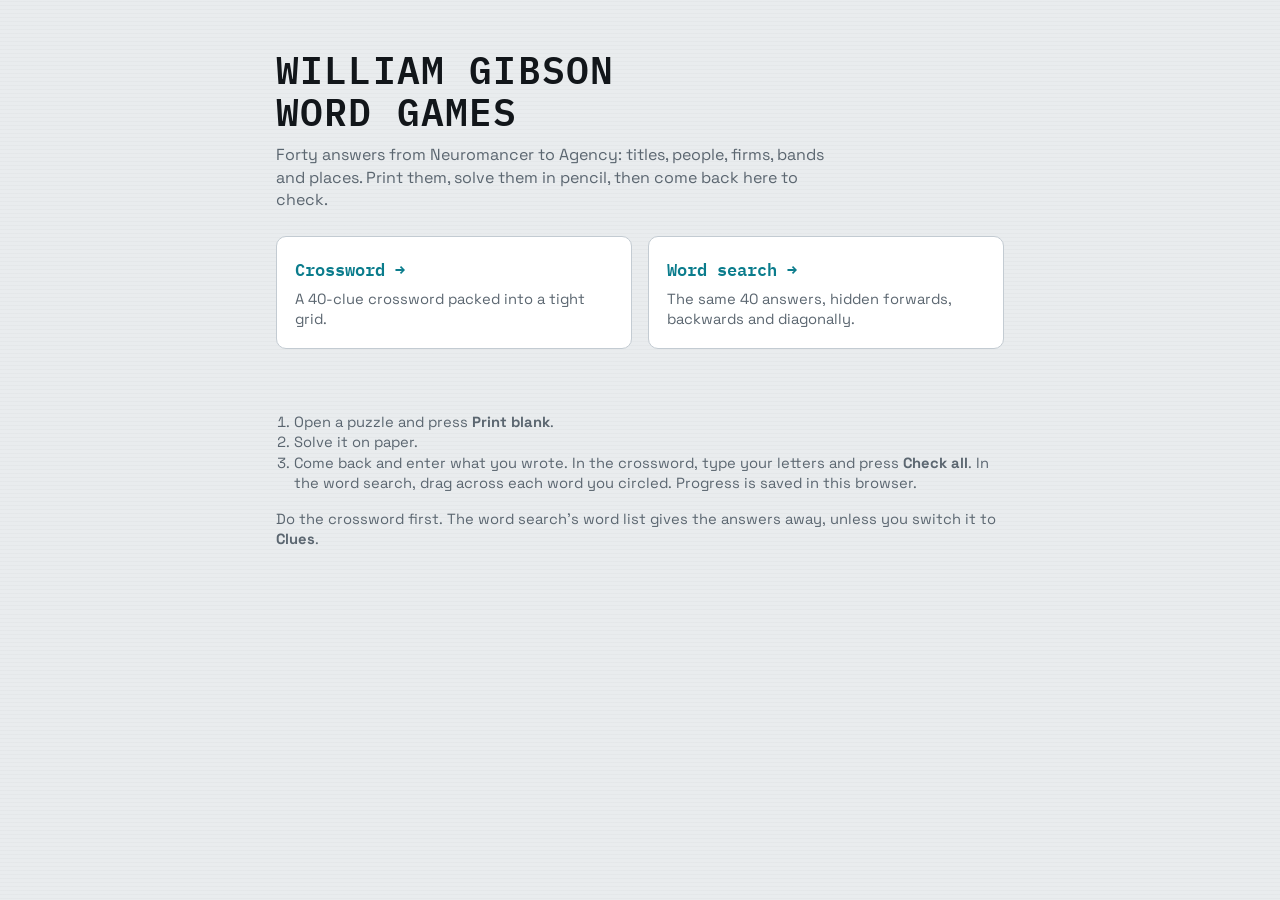
<file: index.html>
<!doctype html>
<html lang="en">
<head>
<meta charset="utf-8">
<meta name="viewport" content="width=device-width, initial-scale=1">
<title>Gibson Word Games</title>
<link rel="preconnect" href="https://fonts.googleapis.com">
<link href="https://fonts.googleapis.com/css2?family=IBM+Plex+Mono:wght@400;500;600&family=Space+Grotesk:wght@400;500;600&display=swap" rel="stylesheet">
<link rel="stylesheet" href="assets/style.css">
<style>
  .hero { max-width: 760px; margin: 0 auto; padding: 48px 16px 24px; }
  .hero h1 { font: 600 clamp(1.6rem, 5vw, 2.4rem) / 1.1 var(--mono); margin: 0 0 12px; letter-spacing: .03em; }
  .hero p { color: var(--muted); margin: 0; max-width: 56ch; }
  .cards { display: grid; grid-template-columns: repeat(auto-fit, minmax(240px, 1fr)); gap: 16px; max-width: 760px; margin: 0 auto; padding: 0 16px 48px; }
  .card { display: block; text-decoration: none; color: var(--ink); background: var(--surface); border: 1px solid var(--line); border-radius: 10px; padding: 18px; }
  .card:hover { border-color: var(--accent); }
  .card h2 { font: 600 1.05rem var(--mono); margin: 0 0 6px; color: var(--accent); }
  .card p { margin: 0; font-size: .92rem; color: var(--muted); }
  .how { max-width: 760px; margin: 0 auto; padding: 0 16px 48px; font-size: .92rem; color: var(--muted); }
  .how ol { padding-left: 1.2em; }
</style>
</head>
<body>
<section class="hero">
  <h1>WILLIAM GIBSON<br>WORD GAMES</h1>
  <p>Forty answers from Neuromancer to Agency: titles, people, firms, bands and places. Print them, solve them in pencil, then come back here to check.</p>
</section>
<section class="cards">
  <a class="card" href="crossword.html"><h2>Crossword →</h2><p>A 40-clue crossword packed into a tight grid.</p></a>
  <a class="card" href="wordsearch.html"><h2>Word search →</h2><p>The same 40 answers, hidden forwards, backwards and diagonally.</p></a>
</section>
<section class="how">
  <ol>
    <li>Open a puzzle and press <b>Print blank</b>.</li>
    <li>Solve it on paper.</li>
    <li>Come back and enter what you wrote. In the crossword, type your letters and press <b>Check all</b>. In the word search, drag across each word you circled. Progress is saved in this browser.</li>
  </ol>
  <p>Do the crossword first. The word search's word list gives the answers away, unless you switch it to <b>Clues</b>.</p>
</section>
</body>
</html>
</file>
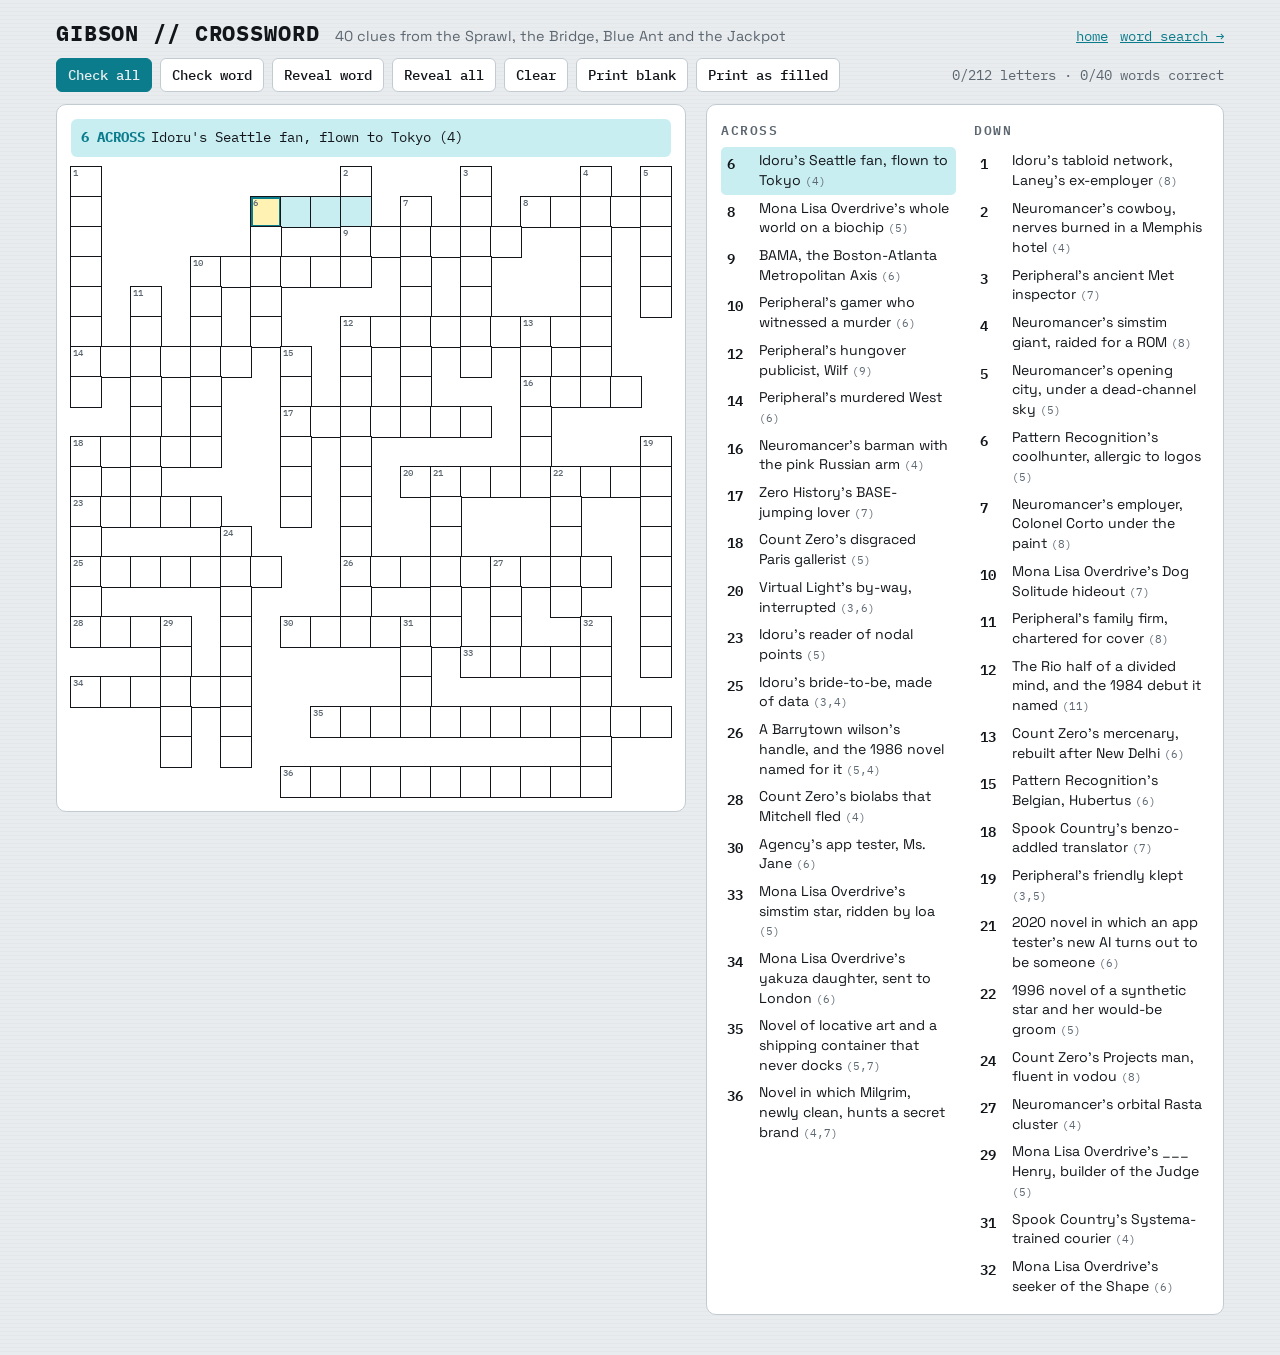
<file: crossword.html>
<!doctype html>
<html lang="en">
<head>
<meta charset="utf-8">
<meta name="viewport" content="width=device-width, initial-scale=1">
<title>Gibson Crossword</title>
<link rel="preconnect" href="https://fonts.googleapis.com">
<link href="https://fonts.googleapis.com/css2?family=IBM+Plex+Mono:wght@400;500;600&family=Space+Grotesk:wght@400;500;600&display=swap" rel="stylesheet">
<link rel="stylesheet" href="assets/style.css">
<style>
  .board { display: flex; flex-direction: column; gap: 10px; }
  .current-clue {
    font-family: var(--mono); font-size: .9rem; min-height: 2.6em;
    background: var(--accent-soft); border-radius: 6px; padding: 8px 10px;
  }
  .current-clue b { color: var(--accent); margin-right: 6px; }
  .grid {
    --cell: 30px;
    display: grid; width: max-content; max-width: 100%;
    grid-template-columns: repeat(var(--cols), var(--cell));
    grid-auto-rows: var(--cell);
    user-select: none;
  }
  .cell { position: relative; }
  .cell.letter {
    background: var(--surface);
    outline: 1px solid var(--ink); outline-offset: -0.5px;
  }
  .cell .num {
    position: absolute; top: 1px; left: 2px; z-index: 1; pointer-events: none;
    font: 500 calc(var(--cell) * .3) / 1 var(--mono); color: var(--muted);
  }
  .cell input {
    width: 100%; height: 100%; border: 0; margin: 0; padding: calc(var(--cell) * .14) 0 0;
    background: transparent; color: var(--ink); caret-color: transparent;
    text-align: center; text-transform: uppercase;
    font: 600 calc(var(--cell) * .58) / 1 var(--mono);
    border-radius: 0; outline: none; cursor: pointer;
  }
  .cell.in-word { background: var(--accent-soft); }
  .cell.active { background: var(--hilite); }
  .cell.active input { box-shadow: inset 0 0 0 2px var(--accent); }
  .cell.wrong input { color: var(--wrong); }
  .cell.wrong::after {
    content: ''; position: absolute; inset: 0; pointer-events: none;
    background: linear-gradient(to top right, transparent calc(50% - 1px), var(--wrong) 50%, transparent calc(50% + 1px));
    opacity: .55;
  }
  .cell.revealed input { color: var(--accent); }

  .clues { display: grid; grid-template-columns: 1fr 1fr; gap: 18px; }
  @media (max-width: 560px) { .clues { grid-template-columns: 1fr; } }
  .clues h2 { font: 600 .8rem var(--mono); letter-spacing: .12em; text-transform: uppercase; color: var(--muted); margin: 0 0 6px; }
  .clues ol { list-style: none; margin: 0; padding: 0; }
  .clues li {
    display: grid; grid-template-columns: 2.1em 1fr; gap: 2px;
    font-size: .88rem; padding: 4px 6px; border-radius: 5px; cursor: pointer;
  }
  .clues li .n { font: 600 .85rem var(--mono); }
  .clues li .enum { color: var(--muted); font-family: var(--mono); font-size: .8em; white-space: nowrap; }
  .clues li:hover { background: var(--bg); }
  .clues li.active { background: var(--accent-soft); }
  .clues li.solved .t { color: var(--muted); text-decoration: line-through; text-decoration-color: var(--ok); }

  body.blank .cell input { color: transparent !important; }
  body.blank .cell.wrong::after { display: none; }

  @media print {
    .grid { --cell: 0.33in !important; margin: 4px auto 0; }
    .cell.in-word, .cell.active { background: #fff; }
    .cell.active input { box-shadow: none; }
    .cell .num { color: #000; font-size: 6.5pt; }
    .cell.letter { outline-color: #000; }
    .clue-sheet { break-before: page; }
    .clues { gap: 20px; }
    .clues li { font-size: 9.5pt; padding: 1.5pt 0; cursor: default; }
    .clues li.solved .t { text-decoration: none; color: #000; }
    .clues li.active { background: none; }
    .print-title { font: 600 11pt var(--mono); margin: 0 0 8pt; }
  }
</style>
</head>
<body>
<header class="top">
  <h1>GIBSON // CROSSWORD</h1>
  <span class="sub">40 clues from the Sprawl, the Bridge, Blue Ant and the Jackpot</span>
  <nav class="no-print"><a href="index.html">home</a><a href="wordsearch.html">word search →</a></nav>
</header>

<div class="toolbar no-print">
  <button id="check" class="primary" title="Mark every wrong letter">Check all</button>
  <button id="check-word">Check word</button>
  <button id="reveal-word">Reveal word</button>
  <button id="reveal-all">Reveal all</button>
  <button id="clear">Clear</button>
  <button id="print-blank" title="Print an empty grid and the clues">Print blank</button>
  <button id="print">Print as filled</button>
  <span class="status" id="status"></span>
</div>

<main class="layout">
  <section class="panel board">
    <div class="current-clue no-print" id="current-clue"></div>
    <div class="grid" id="grid"></div>
  </section>
  <section class="panel clue-sheet">
    <p class="print-title print-only">GIBSON // CROSSWORD: clues</p>
    <div class="clues">
      <div><h2>Across</h2><ol id="across"></ol></div>
      <div><h2>Down</h2><ol id="down"></ol></div>
    </div>
  </section>
</main>

<script src="assets/puzzle-data.js"></script>
<script>
(() => {
  const P = window.PUZZLE.crossword;
  const STORE = 'gibson-crossword-' + window.PUZZLE.seed;
  const gridEl = document.getElementById('grid');
  const statusEl = document.getElementById('status');
  const curClueEl = document.getElementById('current-clue');

  // ---- model
  const words = [];
  for (const dir of ['across', 'down']) {
    for (const c of P.clues[dir]) {
      const cells = [];
      for (let i = 0; i < c.answer.length; i++) {
        cells.push(dir === 'across' ? [c.row, c.col + i] : [c.row + i, c.col]);
      }
      words.push({ ...c, dir, cells, id: dir + c.number });
    }
  }
  const cellAt = []; // cellAt[r][c] = { solution, input, el, across, down }
  for (let r = 0; r < P.rows; r++) cellAt.push([]);

  gridEl.style.setProperty('--cols', P.cols);
  const numbers = {};
  for (const w of words) numbers[w.row + ',' + w.col] = w.number;

  for (let r = 0; r < P.rows; r++) {
    for (let c = 0; c < P.cols; c++) {
      const ch = P.grid[r][c];
      const el = document.createElement('div');
      el.className = 'cell';
      if (ch !== '.') {
        el.classList.add('letter');
        const n = numbers[r + ',' + c];
        if (n) { const s = document.createElement('span'); s.className = 'num'; s.textContent = n; el.appendChild(s); }
        const input = document.createElement('input');
        input.maxLength = 1; input.autocomplete = 'off'; input.spellcheck = false;
        input.setAttribute('autocapitalize', 'characters');
        input.setAttribute('aria-label', `row ${r + 1} column ${c + 1}`);
        el.appendChild(input);
        cellAt[r][c] = { solution: ch, input, el };
        input.addEventListener('mousedown', (e) => { e.preventDefault(); onCellClick(r, c); });
        input.addEventListener('focus', () => { if (!cur || cur.r !== r || cur.c !== c) select(r, c, dir); });
        input.addEventListener('keydown', (e) => onKey(e, r, c));
        input.addEventListener('input', () => onInput(r, c));
      }
      gridEl.appendChild(el);
    }
  }
  for (const w of words) for (const [r, c] of w.cells) cellAt[r][c][w.dir] = w;

  // ---- clue lists
  for (const w of words) {
    const li = document.createElement('li');
    li.innerHTML = `<span class="n">${w.number}</span><span class="t"></span>`;
    li.querySelector('.t').append(w.clue + ' ');
    const en = document.createElement('span'); en.className = 'enum'; en.textContent = `(${w.enumeration})`;
    li.querySelector('.t').appendChild(en);
    li.addEventListener('click', () => { dir = w.dir; select(w.row, w.col, w.dir); });
    document.getElementById(w.dir).appendChild(li);
    w.li = li;
  }

  // ---- sizing
  function fit() {
    const avail = gridEl.parentElement.clientWidth - 28;
    const size = Math.max(16, Math.min(32, Math.floor(avail / P.cols)));
    gridEl.style.setProperty('--cell', size + 'px');
  }
  window.addEventListener('resize', fit);

  // ---- selection
  let cur = null, dir = 'across';
  function wordFor(r, c, d) { return cellAt[r][c][d] || cellAt[r][c][d === 'across' ? 'down' : 'across']; }
  function select(r, c, d) {
    const cell = cellAt[r] && cellAt[r][c];
    if (!cell) return;
    if (!cell[d]) d = d === 'across' ? 'down' : 'across';
    dir = d; cur = { r, c };
    document.querySelectorAll('.cell.active, .cell.in-word').forEach((e) => e.classList.remove('active', 'in-word'));
    document.querySelectorAll('.clues li.active').forEach((e) => e.classList.remove('active'));
    const w = cell[dir];
    for (const [rr, cc] of w.cells) cellAt[rr][cc].el.classList.add('in-word');
    cell.el.classList.add('active');
    w.li.classList.add('active');
    curClueEl.innerHTML = '';
    const b = document.createElement('b'); b.textContent = w.number + ' ' + w.dir.toUpperCase();
    curClueEl.append(b, `${w.clue} (${w.enumeration})`);
    if (document.activeElement !== cell.input) cell.input.focus({ preventScroll: true });
  }
  function onCellClick(r, c) {
    const cell = cellAt[r][c];
    if (cur && cur.r === r && cur.c === c && cell.across && cell.down) dir = dir === 'across' ? 'down' : 'across';
    select(r, c, dir);
  }
  function step(r, c, delta) {
    const w = wordFor(r, c, dir);
    const i = w.cells.findIndex(([rr, cc]) => rr === r && cc === c) + delta;
    if (i >= 0 && i < w.cells.length) select(w.cells[i][0], w.cells[i][1], dir);
  }
  function move(r, c, dr, dc) {
    for (let k = 1; k < Math.max(P.rows, P.cols); k++) {
      const rr = r + dr * k, cc = c + dc * k;
      if (rr < 0 || cc < 0 || rr >= P.rows || cc >= P.cols) return;
      if (cellAt[rr][cc]) return select(rr, cc, dr ? 'down' : 'across');
    }
  }
  function nextWord(back) {
    const w = wordFor(cur.r, cur.c, dir);
    const i = (words.indexOf(w) + (back ? -1 : 1) + words.length) % words.length;
    const n = words[i];
    const empty = n.cells.find(([r, c]) => !cellAt[r][c].input.value) || n.cells[0];
    select(empty[0], empty[1], n.dir);
  }

  // ---- input
  function setLetter(r, c, ch) {
    const cell = cellAt[r][c];
    cell.input.value = ch;
    cell.el.classList.remove('wrong', 'revealed');
  }
  function onInput(r, c) {
    const v = cellAt[r][c].input.value.toUpperCase().replace(/[^A-Z]/g, '');
    setLetter(r, c, v.slice(-1));
    if (v) step(r, c, 1);
    changed();
  }
  function onKey(e, r, c) {
    const k = e.key;
    if (/^[a-zA-Z]$/.test(k) && !e.ctrlKey && !e.metaKey && !e.altKey) {
      e.preventDefault(); setLetter(r, c, k.toUpperCase()); step(r, c, 1); changed();
    } else if (k === 'Backspace') {
      e.preventDefault();
      if (cellAt[r][c].input.value) setLetter(r, c, '');
      else { step(r, c, -1); setLetter(cur.r, cur.c, ''); }
      changed();
    } else if (k === 'Delete') { e.preventDefault(); setLetter(r, c, ''); changed(); }
    else if (k === 'ArrowRight') { e.preventDefault(); dir === 'across' || !cellAt[r][c].across ? move(r, c, 0, 1) : select(r, c, 'across'); }
    else if (k === 'ArrowLeft') { e.preventDefault(); dir === 'across' || !cellAt[r][c].across ? move(r, c, 0, -1) : select(r, c, 'across'); }
    else if (k === 'ArrowDown') { e.preventDefault(); dir === 'down' || !cellAt[r][c].down ? move(r, c, 1, 0) : select(r, c, 'down'); }
    else if (k === 'ArrowUp') { e.preventDefault(); dir === 'down' || !cellAt[r][c].down ? move(r, c, -1, 0) : select(r, c, 'down'); }
    else if (k === 'Tab' || k === 'Enter') { e.preventDefault(); nextWord(e.shiftKey); }
    else if (k === ' ') { e.preventDefault(); onCellClick(r, c); }
  }

  // ---- check / reveal
  function eachCell(fn) { for (const row of cellAt) for (const cell of row) if (cell) fn(cell); }
  function checkCells(cells) {
    let wrong = 0;
    for (const cell of cells) {
      const bad = cell.input.value && cell.input.value !== cell.solution;
      cell.el.classList.toggle('wrong', !!bad);
      if (bad) wrong++;
    }
    return wrong;
  }
  function revealCells(cells) {
    for (const cell of cells) {
      if (cell.input.value !== cell.solution) { cell.input.value = cell.solution; cell.el.classList.add('revealed'); }
      cell.el.classList.remove('wrong');
    }
    changed();
  }
  const curWordCells = () => cur ? wordFor(cur.r, cur.c, dir).cells.map(([r, c]) => cellAt[r][c]) : [];

  document.getElementById('check').onclick = () => {
    const all = []; eachCell((c) => all.push(c));
    const wrong = checkCells(all);
    flash(wrong ? `${wrong} wrong letter${wrong > 1 ? 's' : ''} marked` : 'No wrong letters so far');
  };
  document.getElementById('check-word').onclick = () => {
    const wrong = checkCells(curWordCells());
    flash(wrong ? `${wrong} wrong in this word` : 'Looks right so far');
  };
  document.getElementById('reveal-word').onclick = () => revealCells(curWordCells());
  document.getElementById('reveal-all').onclick = () => {
    if (!confirm('Reveal the whole grid?')) return;
    const all = []; eachCell((c) => all.push(c)); revealCells(all);
  };
  document.getElementById('clear').onclick = () => {
    if (!confirm('Clear every letter?')) return;
    eachCell((c) => { c.input.value = ''; c.el.classList.remove('wrong', 'revealed'); });
    changed();
  };
  document.getElementById('print').onclick = () => window.print();
  document.getElementById('print-blank').onclick = () => {
    document.body.classList.add('blank');
    window.print();
    document.body.classList.remove('blank');
  };

  // ---- progress + persistence
  let flashTimer;
  function flash(msg) {
    statusEl.textContent = msg; statusEl.classList.remove('done');
    clearTimeout(flashTimer); flashTimer = setTimeout(updateStatus, 2500);
  }
  function updateStatus() {
    let solved = 0;
    for (const w of words) {
      const ok = w.cells.every(([r, c]) => cellAt[r][c].input.value === cellAt[r][c].solution);
      w.li.classList.toggle('solved', ok);
      if (ok) solved++;
    }
    let filled = 0, total = 0;
    eachCell((c) => { total++; if (c.input.value) filled++; });
    const done = solved === words.length;
    statusEl.classList.toggle('done', done);
    statusEl.textContent = done ? 'Jacked in. All 40 correct.' : `${filled}/${total} letters · ${solved}/${words.length} words correct`;
  }
  function changed() {
    const state = { letters: [], revealed: [] };
    eachCell((c) => { state.letters.push(c.input.value || ' '); state.revealed.push(c.el.classList.contains('revealed') ? 1 : 0); });
    try { localStorage.setItem(STORE, JSON.stringify({ letters: state.letters.join(''), revealed: state.revealed.join('') })); } catch (e) {}
    clearTimeout(flashTimer);
    updateStatus();
  }
  function load() {
    let s = null;
    try { s = JSON.parse(localStorage.getItem(STORE)); } catch (e) {}
    if (!s || !s.letters) return;
    let i = 0;
    eachCell((c) => {
      const ch = s.letters[i] || ' ';
      c.input.value = ch.trim();
      if (s.revealed && s.revealed[i] === '1') c.el.classList.add('revealed');
      i++;
    });
  }

  load();
  fit();
  updateStatus();
  const first = words.find((w) => w.dir === 'across');
  select(first.row, first.col, 'across');
})();
</script>
</body>
</html>
</file>
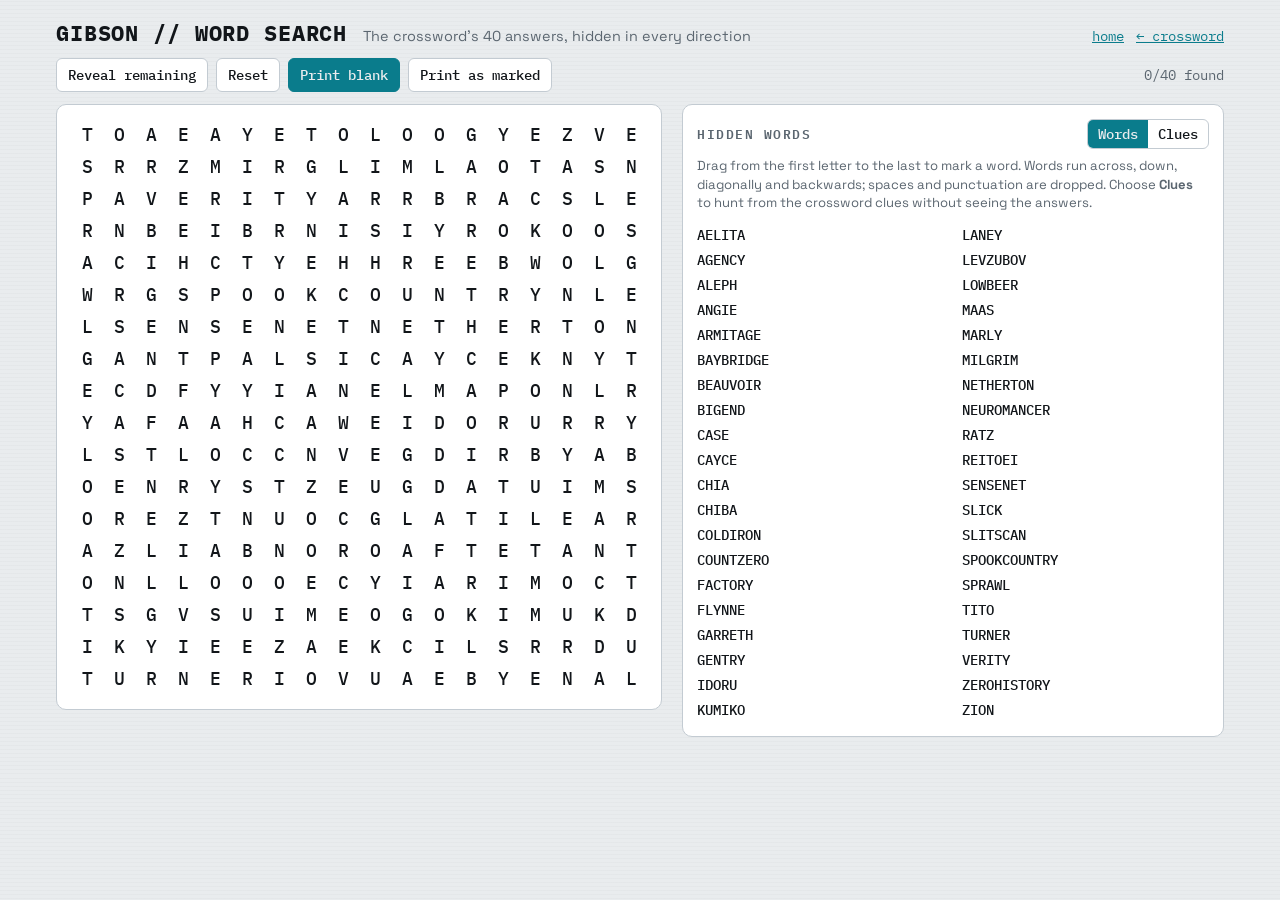
<file: wordsearch.html>
<!doctype html>
<html lang="en">
<head>
<meta charset="utf-8">
<meta name="viewport" content="width=device-width, initial-scale=1">
<title>Gibson Word Search</title>
<link rel="preconnect" href="https://fonts.googleapis.com">
<link href="https://fonts.googleapis.com/css2?family=IBM+Plex+Mono:wght@400;500;600&family=Space+Grotesk:wght@400;500;600&display=swap" rel="stylesheet">
<link rel="stylesheet" href="assets/style.css">
<style>
  .wrap { position: relative; width: max-content; max-width: 100%; margin: 0 auto; touch-action: none; }
  .ws {
    --cell: 32px;
    display: grid; grid-template-columns: repeat(var(--n), var(--cell)); grid-auto-rows: var(--cell);
    user-select: none; -webkit-user-select: none; cursor: crosshair;
  }
  .ws span {
    display: grid; place-items: center;
    font: 500 calc(var(--cell) * .56) / 1 var(--mono);
  }
  svg.marks { position: absolute; inset: 0; width: 100%; height: 100%; pointer-events: none; overflow: visible; }
  svg.marks line { stroke-linecap: round; stroke-width: .72; fill: none; }
  svg.marks .found { stroke: var(--accent); opacity: .3; }
  svg.marks .revealed { stroke: var(--wrong); opacity: .22; }
  svg.marks .drag { stroke: var(--ink); opacity: .16; }
  svg.marks .miss { stroke: var(--wrong); opacity: .35; }

  .list-head { display: flex; align-items: center; justify-content: space-between; gap: 10px; margin-bottom: 8px; }
  .list-head h2 { font: 600 .8rem var(--mono); letter-spacing: .12em; text-transform: uppercase; color: var(--muted); margin: 0; }
  .seg { display: inline-flex; padding: 0; overflow: hidden; }
  .seg button { border: 0; border-radius: 0; padding: 5px 10px; background: transparent; }
  .seg button.on { background: var(--accent); color: var(--bg); }
  .note { color: var(--muted); font-size: .82rem; margin: 0 0 10px; }

  ul.words { list-style: none; margin: 0; padding: 0; columns: 2; column-gap: 18px; }
  ul.words li { break-inside: avoid; font: 500 .9rem var(--mono); padding: 3px 0; }
  ul.words li.found { color: var(--muted); text-decoration: line-through; text-decoration-color: var(--accent); text-decoration-thickness: 2px; }
  ul.words.clues { columns: 1; }
  ul.words.clues li { font: .88rem var(--sans); display: grid; grid-template-columns: 1fr auto; gap: 8px; border-bottom: 1px dashed var(--line); padding: 5px 0; }
  ul.words.clues li .ans { font: 600 .82rem var(--mono); color: var(--accent); }
  ul.words.clues li .enum { color: var(--muted); font: .78rem var(--mono); }
  ul.words.clues li.found { text-decoration: none; }
  ul.words.clues li.found .q { text-decoration: line-through; text-decoration-color: var(--accent); }

  body.blank svg.marks { display: none; }
  body.blank ul.words li.found, body.blank ul.words li.found .q { text-decoration: none; color: inherit; }
  body.blank ul.words.clues li .ans { display: none; }

  @media print {
    .ws { --cell: 0.36in !important; }
    .ws span { font-size: 13pt; }
    .wrap { margin: 6pt auto 12pt; }
    ul.words { columns: 4; font-size: 9.5pt; }
    ul.words.clues { columns: 2; column-gap: 18pt; }
    ul.words.clues li { font-size: 8.5pt; padding: 2pt 0; }
    ul.words li { padding: 1pt 0; }
    .list-head h2 { color: #000; }
  }
</style>
</head>
<body>
<header class="top">
  <h1>GIBSON // WORD SEARCH</h1>
  <span class="sub">The crossword's 40 answers, hidden in every direction</span>
  <nav class="no-print"><a href="index.html">home</a><a href="crossword.html">← crossword</a></nav>
</header>

<div class="toolbar no-print">
  <button id="reveal">Reveal remaining</button>
  <button id="reset">Reset</button>
  <button id="print-blank" class="primary" title="Print the grid with no marks">Print blank</button>
  <button id="print">Print as marked</button>
  <span class="status" id="status"></span>
</div>

<main class="layout">
  <section class="panel">
    <div class="wrap" id="wrap">
      <div class="ws" id="ws"></div>
      <svg class="marks" id="marks"></svg>
    </div>
  </section>
  <section class="panel">
    <div class="list-head">
      <h2 id="list-title">Hidden words</h2>
      <div class="seg no-print" role="group" aria-label="List shows">
        <button data-mode="words" class="on">Words</button><button data-mode="clues">Clues</button>
      </div>
    </div>
    <p class="note no-print">Drag from the first letter to the last to mark a word. Words run across, down, diagonally and backwards; spaces and punctuation are dropped. Choose <b>Clues</b> to hunt from the crossword clues without seeing the answers.</p>
    <ul class="words" id="words"></ul>
  </section>
</main>

<script src="assets/puzzle-data.js"></script>
<script>
(() => {
  const W = window.PUZZLE.wordsearch;
  const C = window.PUZZLE.crossword;
  const STORE = 'gibson-wordsearch-' + window.PUZZLE.seed;
  const N = W.size;
  const SVGNS = 'http://www.w3.org/2000/svg';
  const wsEl = document.getElementById('ws');
  const marks = document.getElementById('marks');
  const listEl = document.getElementById('words');
  const statusEl = document.getElementById('status');

  const meta = {};
  for (const c of [...C.clues.across, ...C.clues.down]) meta[c.answer] = c;
  const placements = W.placements.map((p) => ({
    ...p, endRow: p.row + p.dr * (p.word.length - 1), endCol: p.col + p.dc * (p.word.length - 1),
  }));

  let found = new Set();
  let revealed = false;
  let mode = 'words';
  try {
    const s = JSON.parse(localStorage.getItem(STORE));
    if (s) { found = new Set(s.found || []); revealed = !!s.revealed; mode = s.mode || 'words'; }
  } catch (e) {}
  const save = () => { try { localStorage.setItem(STORE, JSON.stringify({ found: [...found], revealed, mode })); } catch (e) {} };

  // ---- grid
  wsEl.style.setProperty('--n', N);
  marks.setAttribute('viewBox', `0 0 ${N} ${N}`);
  marks.setAttribute('preserveAspectRatio', 'none');
  for (let r = 0; r < N; r++) for (let c = 0; c < N; c++) {
    const s = document.createElement('span');
    s.textContent = W.grid[r][c];
    s.dataset.r = r; s.dataset.c = c;
    wsEl.appendChild(s);
  }
  function fit() {
    const avail = wsEl.closest('.panel').clientWidth - 28;
    wsEl.style.setProperty('--cell', Math.max(17, Math.min(34, Math.floor(avail / N))) + 'px');
  }
  window.addEventListener('resize', fit);

  function line(r1, c1, r2, c2, cls) {
    const l = document.createElementNS(SVGNS, 'line');
    l.setAttribute('x1', c1 + .5); l.setAttribute('y1', r1 + .5);
    l.setAttribute('x2', c2 + .5); l.setAttribute('y2', r2 + .5);
    l.setAttribute('class', cls);
    marks.appendChild(l);
    return l;
  }
  function drawMarks() {
    marks.innerHTML = '';
    for (const p of placements) {
      if (found.has(p.word)) line(p.row, p.col, p.endRow, p.endCol, 'found');
      else if (revealed) line(p.row, p.col, p.endRow, p.endCol, 'revealed');
    }
  }

  // ---- list
  function renderList() {
    listEl.innerHTML = '';
    listEl.classList.toggle('clues', mode === 'clues');
    document.getElementById('list-title').textContent = mode === 'clues' ? 'Find the answers to' : 'Hidden words';
    document.querySelectorAll('.seg button').forEach((b) => b.classList.toggle('on', b.dataset.mode === mode));
    const items = placements.map((p) => meta[p.word]);
    if (mode === 'words') items.sort((a, b) => a.answer.localeCompare(b.answer));
    else items.sort((a, b) => a.clue.localeCompare(b.clue));
    for (const m of items) {
      const li = document.createElement('li');
      li.classList.toggle('found', found.has(m.answer));
      if (mode === 'words') li.textContent = m.answer;
      else {
        const q = document.createElement('span'); q.className = 'q';
        q.append(m.clue + ' ');
        const en = document.createElement('span'); en.className = 'enum'; en.textContent = `(${m.enumeration})`;
        q.appendChild(en);
        const a = document.createElement('span'); a.className = 'ans';
        a.textContent = found.has(m.answer) ? m.answer : '';
        li.append(q, a);
      }
      listEl.appendChild(li);
    }
    const done = found.size === placements.length;
    statusEl.classList.toggle('done', done);
    statusEl.textContent = done ? 'All 40 found. The matrix is yours.' : `${found.size}/${placements.length} found`;
  }
  document.querySelectorAll('.seg button').forEach((b) => b.onclick = () => { mode = b.dataset.mode; save(); renderList(); });

  // ---- dragging
  let start = null, dragLine = null;
  function cellFromPoint(x, y) {
    const rect = wsEl.getBoundingClientRect();
    const size = rect.width / N;
    const c = Math.floor((x - rect.left) / size), r = Math.floor((y - rect.top) / size);
    return { r: Math.max(0, Math.min(N - 1, r)), c: Math.max(0, Math.min(N - 1, c)) };
  }
  // Snap the end point onto the nearest of the 8 straight-line directions.
  function snap(a, b) {
    const dr = b.r - a.r, dc = b.c - a.c;
    if (!dr && !dc) return b;
    const ang = Math.round(Math.atan2(dr, dc) / (Math.PI / 4)) * (Math.PI / 4);
    const sr = Math.round(Math.sin(ang)), sc = Math.round(Math.cos(ang));
    let len = Math.max(Math.abs(dr), Math.abs(dc));
    while (len > 0 && (a.r + sr * len < 0 || a.r + sr * len >= N || a.c + sc * len < 0 || a.c + sc * len >= N)) len--;
    return { r: a.r + sr * len, c: a.c + sc * len };
  }
  const wrap = document.getElementById('wrap');
  wrap.addEventListener('pointerdown', (e) => {
    e.preventDefault();
    wrap.setPointerCapture(e.pointerId);
    start = cellFromPoint(e.clientX, e.clientY);
    dragLine = line(start.r, start.c, start.r, start.c, 'drag');
  });
  wrap.addEventListener('pointermove', (e) => {
    if (!start) return;
    const end = snap(start, cellFromPoint(e.clientX, e.clientY));
    dragLine.setAttribute('x2', end.c + .5); dragLine.setAttribute('y2', end.r + .5);
  });
  wrap.addEventListener('pointerup', (e) => {
    if (!start) return;
    const end = snap(start, cellFromPoint(e.clientX, e.clientY));
    const hit = placements.find((p) =>
      (p.row === start.r && p.col === start.c && p.endRow === end.r && p.endCol === end.c) ||
      (p.endRow === start.r && p.endCol === start.c && p.row === end.r && p.col === end.c));
    dragLine.remove();
    if (hit && !found.has(hit.word)) {
      found.add(hit.word); save(); drawMarks(); renderList();
    } else if (!hit && (start.r !== end.r || start.c !== end.c)) {
      const miss = line(start.r, start.c, end.r, end.c, 'miss');
      setTimeout(() => miss.remove(), 450);
    }
    start = null; dragLine = null;
  });
  wrap.addEventListener('pointercancel', () => { if (dragLine) dragLine.remove(); start = null; dragLine = null; });

  // ---- buttons
  document.getElementById('reveal').onclick = () => { revealed = !revealed; save(); drawMarks(); syncReveal(); };
  function syncReveal() { document.getElementById('reveal').textContent = revealed ? 'Hide reveal' : 'Reveal remaining'; }
  document.getElementById('reset').onclick = () => {
    if (!confirm('Clear every found word?')) return;
    found.clear(); revealed = false; save(); drawMarks(); renderList(); syncReveal();
  };
  document.getElementById('print').onclick = () => window.print();
  document.getElementById('print-blank').onclick = () => {
    document.body.classList.add('blank'); window.print(); document.body.classList.remove('blank');
  };

  fit(); drawMarks(); renderList(); syncReveal();
})();
</script>
</body>
</html>
</file>
<file: assets/style.css>
/* Shared styles: "the color of television, tuned to a dead channel" on screen,
   plain ink-on-paper when printed. */

:root {
  --bg: #e9ecee;
  --surface: #ffffff;
  --ink: #12161a;
  --muted: #5b6670;
  --line: #c3cbd2;
  --accent: #0a7c8c;
  --accent-soft: #c9eef2;
  --hilite: #fff2b3;
  --wrong: #c0392b;
  --ok: #1e8449;
  --block: #1b2026;
  --mono: 'IBM Plex Mono', ui-monospace, 'Cascadia Mono', Consolas, monospace;
  --sans: 'Space Grotesk', system-ui, 'Segoe UI', sans-serif;
}
@media (prefers-color-scheme: dark) {
  :root:not([data-theme="light"]) {
    --bg: #0e1114;
    --surface: #161b20;
    --ink: #dfe6ea;
    --muted: #8a979f;
    --line: #2c353d;
    --accent: #3fd0e0;
    --accent-soft: #123a40;
    --hilite: #3a3413;
    --wrong: #ff6b5b;
    --ok: #4cd987;
    --block: #07090b;
  }
}
:root[data-theme="dark"] {
  --bg: #0e1114; --surface: #161b20; --ink: #dfe6ea; --muted: #8a979f; --line: #2c353d;
  --accent: #3fd0e0; --accent-soft: #123a40; --hilite: #3a3413; --wrong: #ff6b5b; --ok: #4cd987; --block: #07090b;
}

* { box-sizing: border-box; }
html, body { margin: 0; }
body {
  background: var(--bg);
  color: var(--ink);
  font-family: var(--sans);
  line-height: 1.4;
  /* faint scanlines */
  background-image: repeating-linear-gradient(0deg, transparent 0 3px, rgba(127,127,127,.045) 3px 4px);
}

a { color: var(--accent); }

header.top {
  display: flex; flex-wrap: wrap; align-items: baseline; gap: 6px 16px;
  padding: 18px 16px 10px; max-width: 1200px; margin: 0 auto;
}
header.top h1 { font-family: var(--mono); font-size: 1.35rem; margin: 0; letter-spacing: .04em; }
header.top .sub { color: var(--muted); font-size: .9rem; }
header.top nav { margin-left: auto; font-family: var(--mono); font-size: .85rem; display: flex; gap: 12px; }

.toolbar {
  display: flex; flex-wrap: wrap; gap: 8px; align-items: center;
  max-width: 1200px; margin: 0 auto; padding: 0 16px 12px;
}
button, .seg {
  font: 500 .85rem var(--mono);
  background: var(--surface); color: var(--ink);
  border: 1px solid var(--line); border-radius: 6px;
  padding: 7px 11px; cursor: pointer;
}
button:hover { border-color: var(--accent); }
button.primary { background: var(--accent); color: var(--bg); border-color: var(--accent); }
.status { font: .85rem var(--mono); color: var(--muted); margin-left: auto; }
.status.done { color: var(--ok); font-weight: 600; }

main.layout {
  display: grid; gap: 20px; align-items: start;
  grid-template-columns: minmax(0, auto) minmax(280px, 1fr);
  max-width: 1200px; margin: 0 auto; padding: 0 16px 40px;
}
@media (max-width: 900px) { main.layout { grid-template-columns: minmax(0, 1fr); } }

.panel { background: var(--surface); border: 1px solid var(--line); border-radius: 10px; padding: 14px; }

.print-only { display: none; }

@media print {
  :root { --bg: #fff; --surface: #fff; --ink: #000; --muted: #333; --line: #000; --block: #000; --hilite: transparent; --accent-soft: transparent; }
  @page { margin: 0.45in; }
  body { background: #fff; color: #000; }
  .no-print { display: none !important; }
  .print-only { display: block; }
  header.top { padding: 0 0 6px; }
  header.top h1 { font-size: 14pt; }
  main.layout { display: block; padding: 0; max-width: none; }
  .panel { border: 0; padding: 0; border-radius: 0; }
}
</file>
